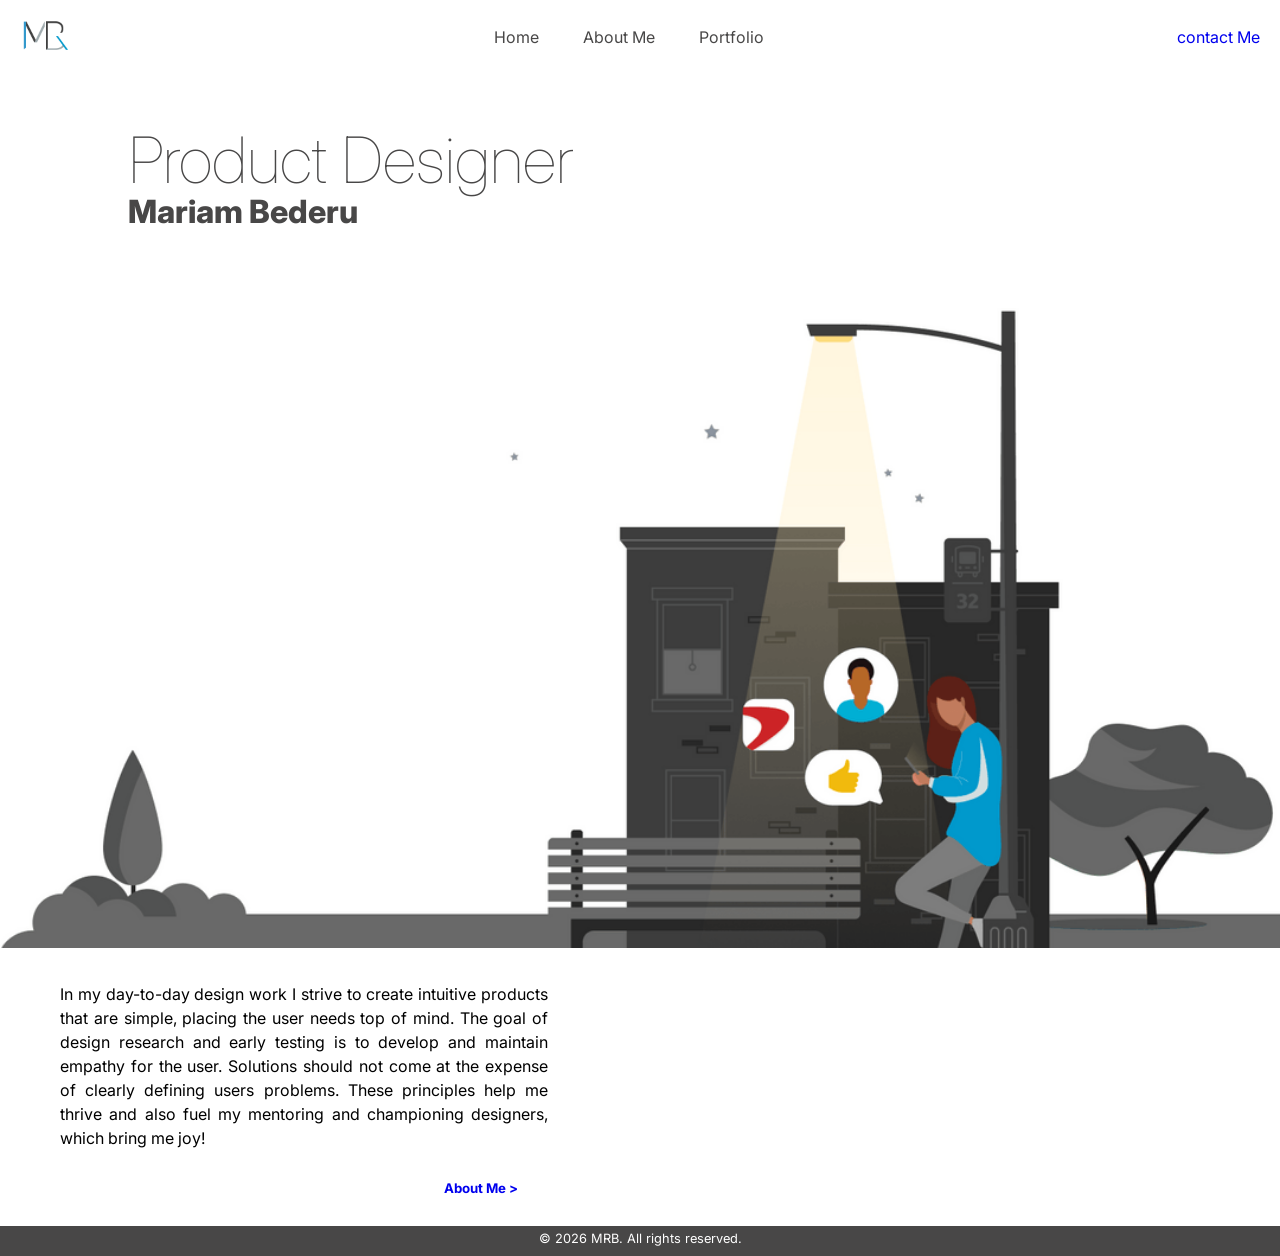
<file: index.html>
<!doctype html>
<html lang="en">
  <head>
    <meta charset="UTF-8" />
    <meta name="viewport" content="width=device-width, initial-scale=1.0" />
  <meta name="viewport" content="width=device-width, initial-scale=1.0">
   
    <title>Mariam Bederu | Designer > Coder</title>
    <link rel="stylesheet" href="style.css" />
    <link href="https://fonts.googleapis.com/css2?family=Inter:ital,opsz,wght@0,14..32,100..900;1,14..32,100..900&display=swap" rel="stylesheet">
  </head>

  <body>
       <header class="header">
      <a href="../2610-PersonalWebsite/index.html">
        <img src="images/MRB-2-logo-512.png" alt="Mariam Logo" class="logo"/>
      </a>

      <nav class="navbar">

        <div>
        <a href="../2610-PersonalWebsite/index.html" class="active"> Home </a>
        <a href="../2610-PersonalWebsite/about.html"> About Me </a>
        <a href="../2610-PersonalWebsite/portfolio.html"> Portfolio </a>
      </div> 
      </nav>

      <a href="../2610-PersonalWebsite/contact.html" class="contact"> contact Me</a>
    </header>
    
    <Section class="home">
     <section class="home-content">
      <div>
       <h1>Product Designer</h1>
       <h3 >Mariam Bederu </h3>
      
      </div>
       </section>
      <Section class="home-image"><img src="images/Hero-Frame.png" alt="Logo"/>
     </section>
<div class="home-bio"> 
     <p >
      In my day-to-day design work I strive to create intuitive products that are simple, placing the user needs top of mind. The goal of design research and early testing is to develop and maintain empathy for the user. Solutions should not come at the expense of clearly defining users problems. These principles help me thrive and also fuel my mentoring and championing designers, which bring me joy!
     </p>
      <h5 class="link-button"> 
        <a href="../2610-PersonalWebsite/about.html"> About Me ></a>
      </h5>
      </div>
    </Section>

   
    </section>    

  <footer>
      <p class="footer">© 2026 MRB. All rights reserved.</p>
  </footer>
 </body>

</html>
</file>
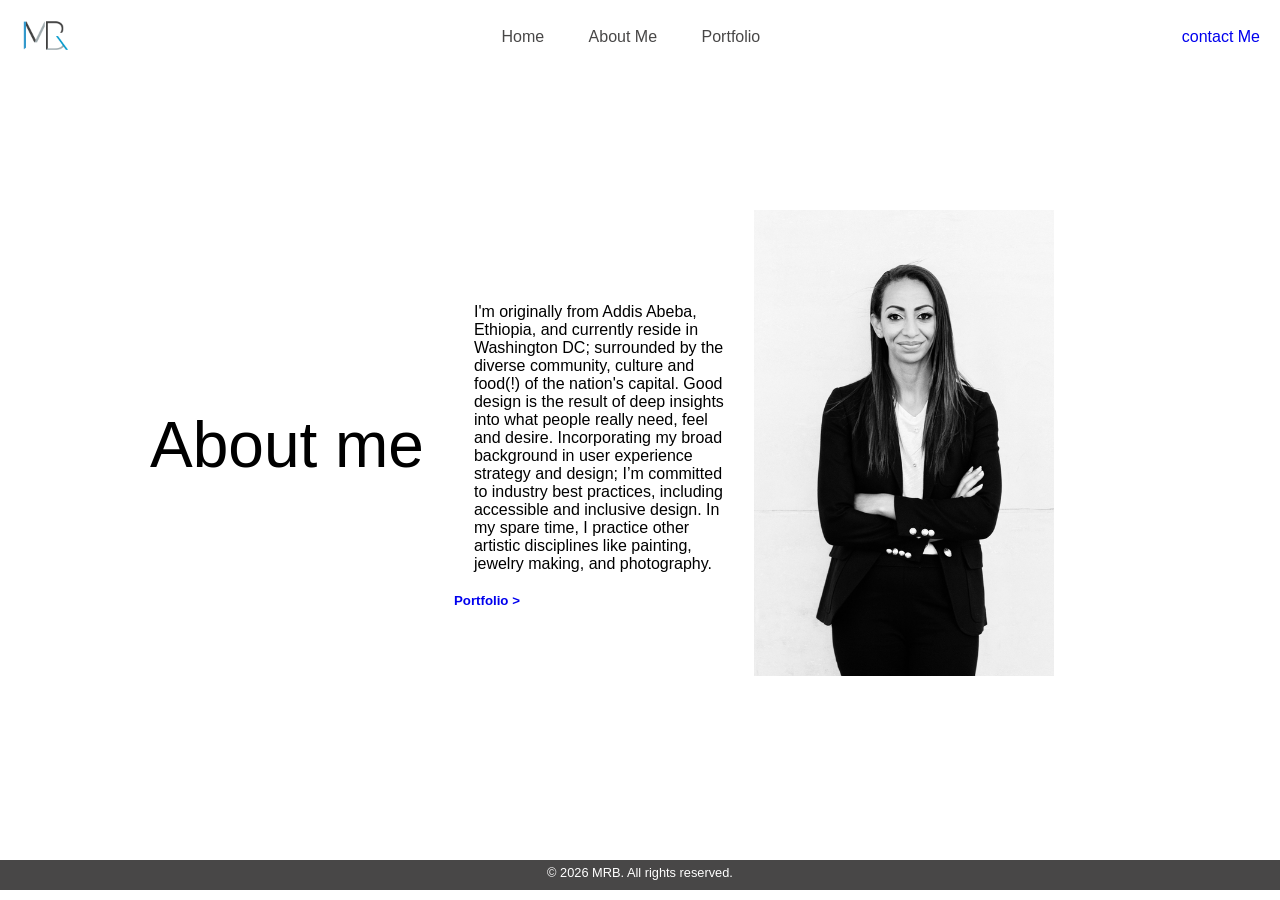
<file: about.html>
<!doctype html>
<html lang="en">
  <head>
    <meta charset="UTF-8" />
    <meta name="viewport" content="width=device-width, initial-scale=1.0" />
  <meta name="viewport" content="width=device-width, initial-scale=1.0">
   
    <title>Mariam Bederu | Designer > Coder</title>
    <link rel="stylesheet" href="style.css" />
 
  </head>

  <body>
      <header class="header">
      <a href="../2610-PersonalWebsite/index.html">
        <img src="images/MRB-2-logo-512.png" alt="Mariam Logo" class="logo"/>
      </a>

      <nav class="navbar">

        <div>
        <a href="../2610-PersonalWebsite/index.html" class="active"> Home </a>
        <a href="../2610-PersonalWebsite/about.html"> About Me </a>
        <a href="../2610-PersonalWebsite/portfolio.html"> Portfolio </a>
      </div> 
      </nav>

      <a href="../2610-PersonalWebsite/contact.html" class="contact"> contact Me</a>
    </header>

    
<section class="about">
<div class="about-content">
    
         <h1>About me</h1>
        <div >
         <p>I'm originally from Addis Abeba, Ethiopia, and currently reside in
Washington DC; surrounded by the diverse community,
culture and food(!) of the nation's capital.
Good design is the result of deep insights into what people really need, feel and desire. Incorporating my broad background in user experience strategy and design; I’m committed to industry best practices, including accessible and inclusive design.
In my spare time, I practice other artistic disciplines like painting, jewelry making, and photography.
 </p>
<h5 class="link-button"> 
        <a href="../2610-PersonalWebsite/portfolio.html"> Portfolio ></a>
      </h5>
</div>
    <div class="about-img"><img src="images/MRB-Pic.jpeg" alt="Logo"/></div>
</div>
</section>
    

  <footer>
      <p class="footer">© 2026 MRB. All rights reserved.</p>
  </footer>
 </body>

</html>
</file>
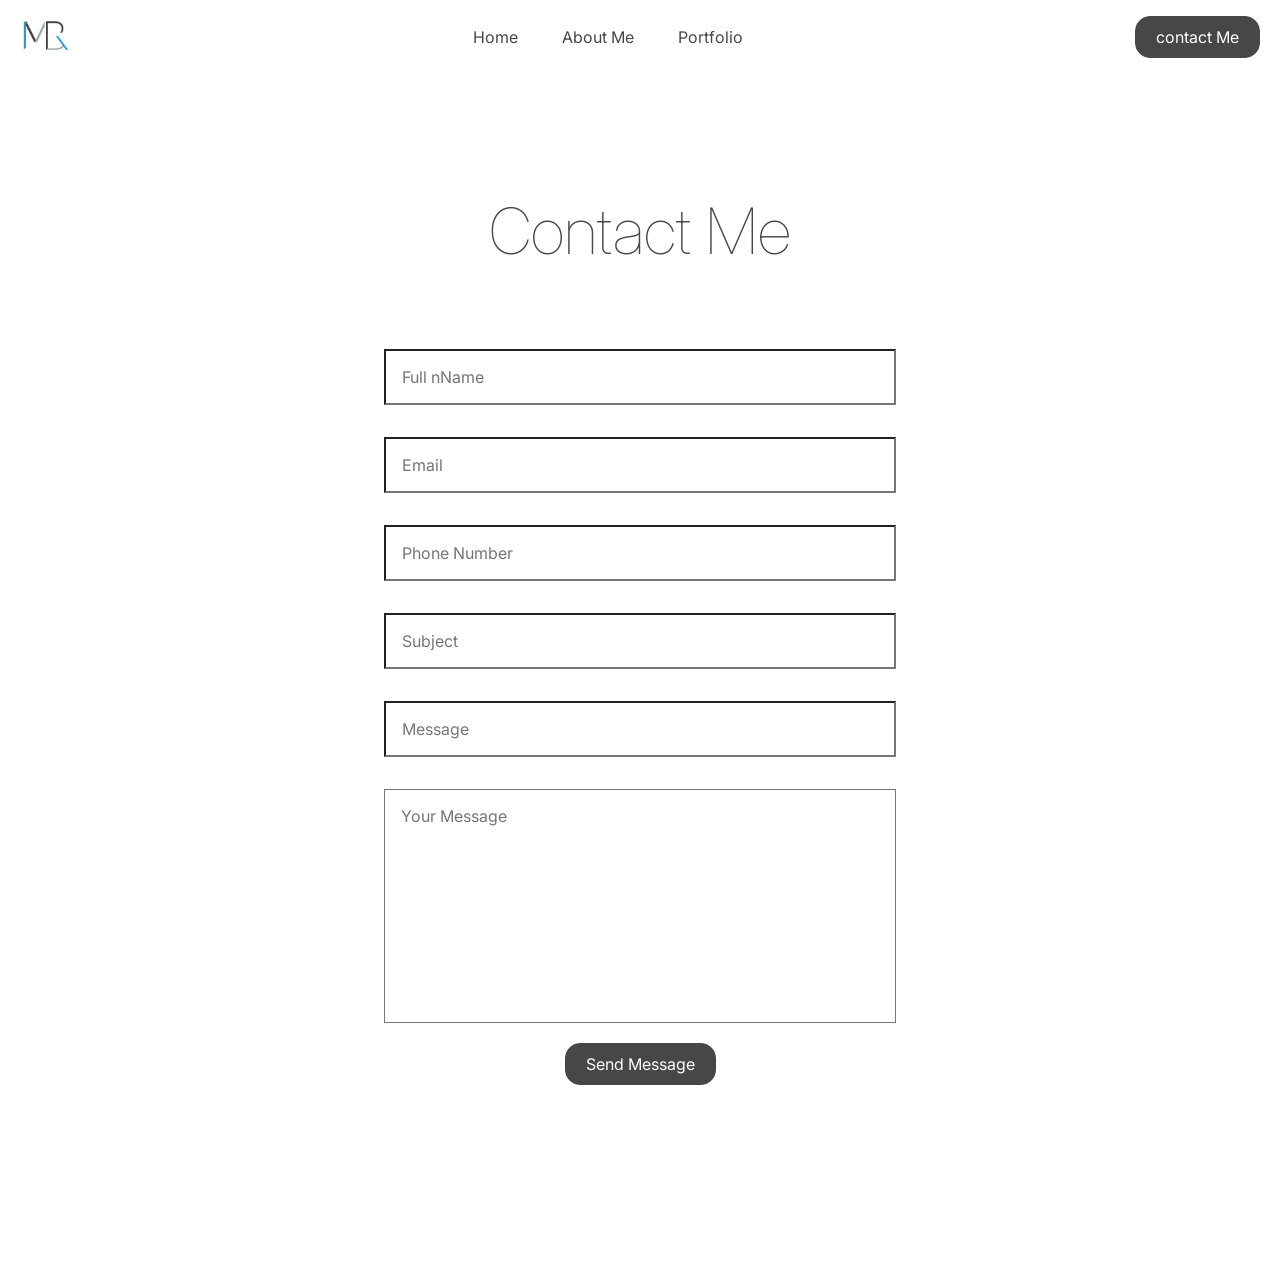
<file: contact.html>
<!doctype html>
<html lang="en">
  <head>
    <meta charset="UTF-8" />
    <meta name="viewport" content="width=device-width, initial-scale=1.0" />
  <meta name="viewport" content="width=device-width, initial-scale=1.0">
   
    <title>Mariam Bederu | Designer > Coder</title>
    <link rel="stylesheet" href="style.css" />
    <link href="https://fonts.googleapis.com/css2?family=Inter:ital,opsz,wght@0,14..32,100..900;1,14..32,100..900&display=swap" rel="stylesheet">
  </head>

  <body>
      <header class="header">
      <a href="../2610-PersonalWebsite/index.html">
        <img src="images/MRB-2-logo-512.png" alt="Mariam Logo" class="logo"/>
      </a>

      <nav class="navbar">

        <div>
        <a href="../2610-PersonalWebsite/index.html" class="active"> Home </a>
        <a href="../2610-PersonalWebsite/about.html"> About Me </a>
        <a href="../2610-PersonalWebsite/portfolio.html"> Portfolio </a>
      </div> 
      </nav>

      <a href="../2610-PersonalWebsite/contact.html" class="contact-btn"> contact Me</a>
    </header>

<section class="contact-form">
      <h2 class="contact-me">Contact Me</h1>

        <form action="#">

            <div class="input-box">
                <input type="text" placeholder="Full nName">
                <input type="emial" placeholder="Email">
                <input type="number" placeholder="Phone Number">
                <input type="subject" placeholder="Subject">
                <input type="text" placeholder="Message">
            </div>

         <textarea name="" id="" cols="30" rows="10" placeholder="Your Message"></textarea>
            <input type="submit" value="Send Message" class="send-btn">

        </form>
<section class="home-content">
      <div>
</file>
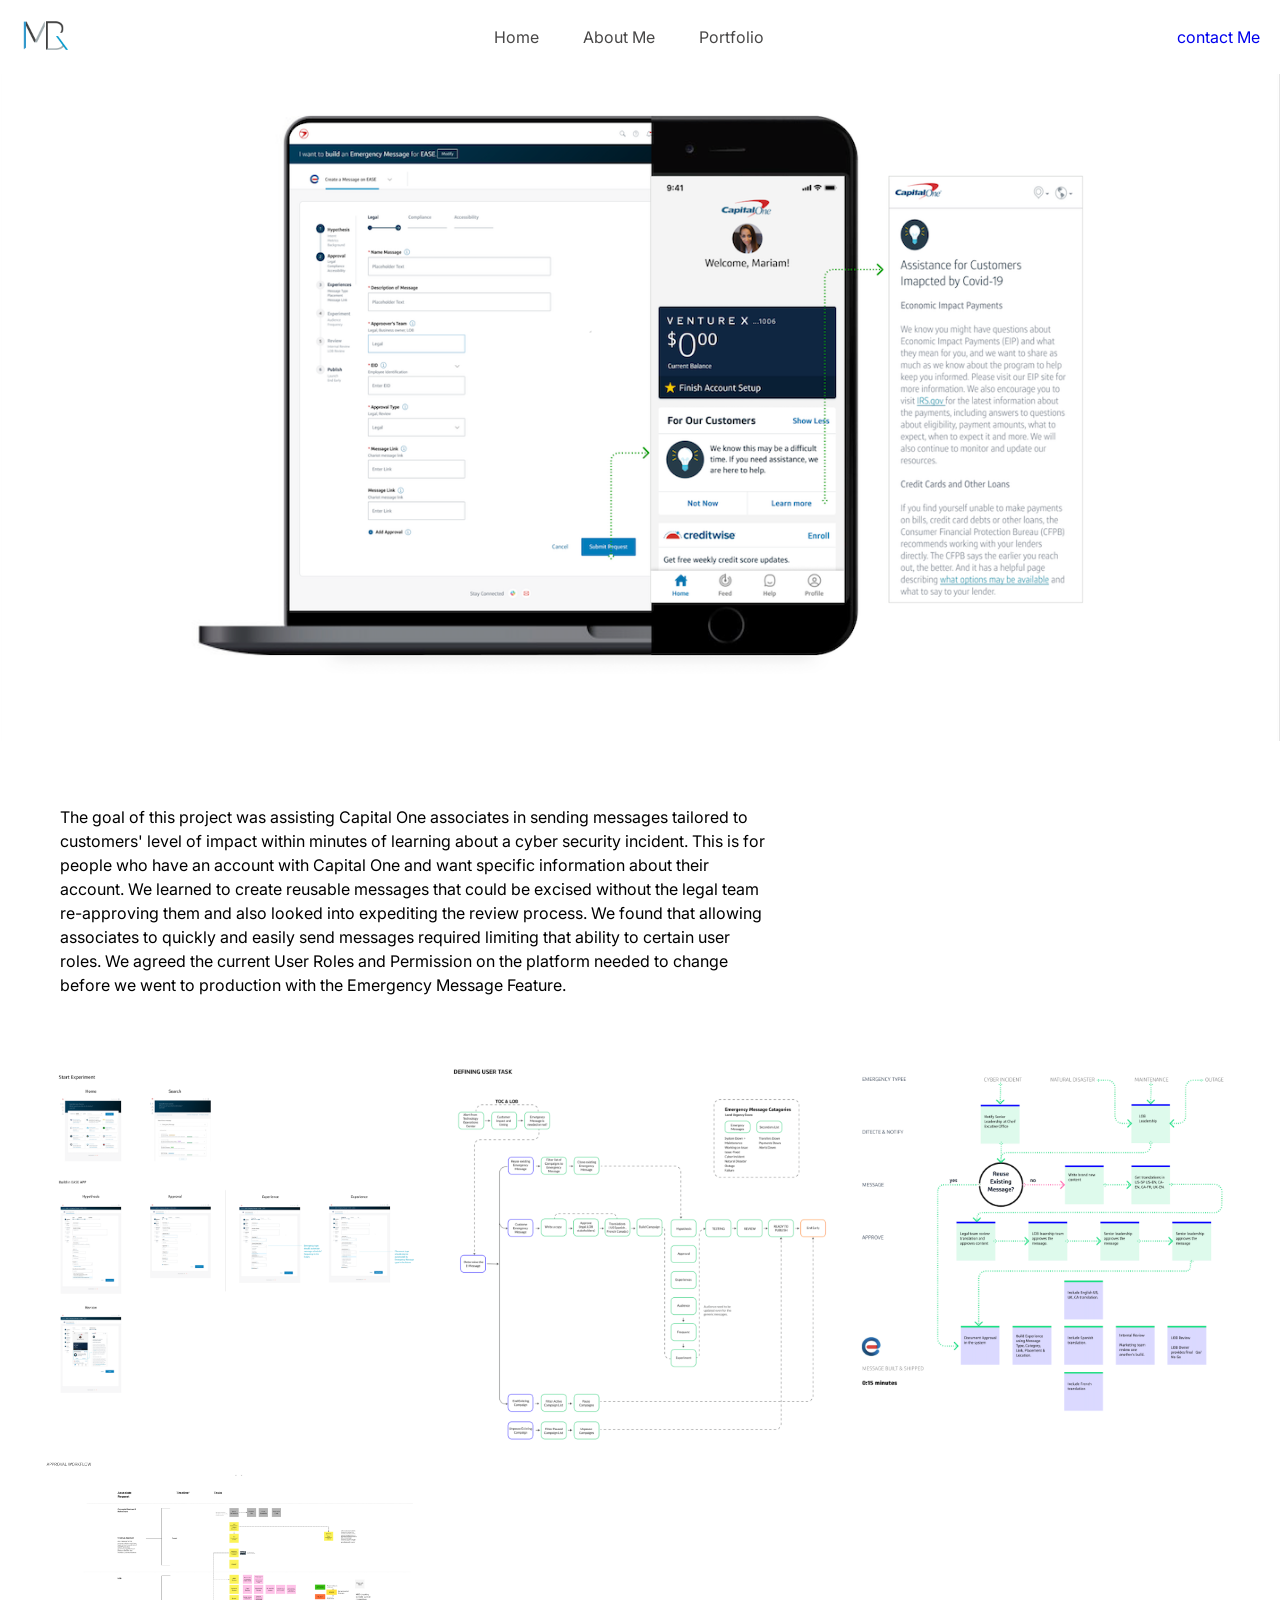
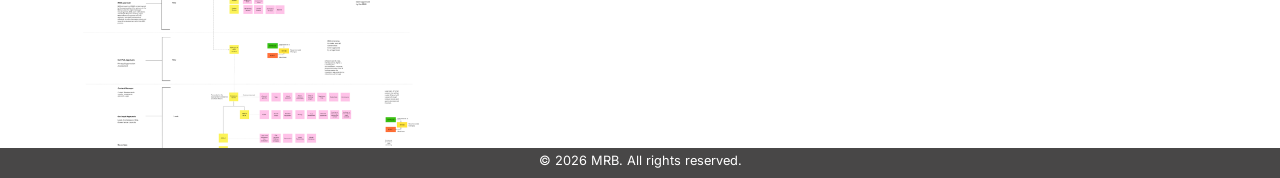
<file: portfolio.html>
<!doctype html>
<html lang="en">
  <head>
    <meta charset="UTF-8" />
    <meta name="viewport" content="width=device-width, initial-scale=1.0" />
    <title>Mariam Bederu | Designer > Coder</title>
    <link rel="stylesheet" href="style.css" />
    <link href="https://fonts.googleapis.com/css2?family=Inter:ital,opsz,wght@0,14..32,100..900;1,14..32,100..900&display=swap"
      rel="stylesheet"
    />
  </head>

  <body>
    <header class="header">
      <a href="../2610-PersonalWebsite/index.html">
        <img src="images/MRB-2-logo-512.png" alt="Mariam Logo" class="logo"/>
      </a>

      <nav class="navbar">

        <div>
        <a href="../2610-PersonalWebsite/index.html" class="active"> Home </a>
        <a href="../2610-PersonalWebsite/about.html"> About Me </a>
        <a href="../2610-PersonalWebsite/portfolio.html"> Portfolio </a>
      </div> 
      </nav>

      <a href="../2610-PersonalWebsite/contact.html" class="contact"> contact Me</a>
    </header>    

      <div class="hero-section">
        <h1>Portfolio</h1>
      </div>
      <div>
        <div class="home-image">
          <img
            src="images/Capital One/Emergency Journey App (R1).png"
            alt="Logo"
          />
        </div>
      </div>

      <div>
        <p class="Portfolio-description">
         The goal of this project was assisting Capital One associates in sending messages tailored to customers' level of impact within minutes of learning about a cyber security incident. This is for people who have an account with Capital One and want specific information about their account.

We learned to create reusable messages that could be excised without the legal team re-approving them and also looked into expediting the review process.

We found that allowing associates to quickly and easily send messages required limiting that ability to certain user roles. We agreed the current User Roles and Permission on the platform needed to change before we went to production with the Emergency Message Feature.
        </p>
      </div>

      <div class="grid-container">
         <div class="grid-item">
          <img src="images/Capital One/Screenshot 1.png" />
        </div>
        <div class="grid-item">
          <img src="images/Capital One/Screenshot 2.png" />
        </div>
        <div class="grid-item">
          <img src="images/Capital One/Screenshot 3.png" />
        </div>
           <div class="grid-item">
          <img src="images/Capital One/Screenshot 4.png" />
        </div>
       
      </div>

    <footer>
      <p class="footer">© 2026 MRB. All rights reserved.</p>
    </footer>
  </body>
</html>
</file>
<file: style.css>
* {
  margin: 0;
  padding: 0;
  box-sizing: border-box; /*shrinks the inner content area*/
  font-family: "Inter", sans-serif;
  text-decoration: none;
  list-style: none;
}

.header {
  position: fixed;
  top: 0;
  left: 0;
  width: 100%;
  padding: 10px 20px 10px 20px;
  color: #484747;
  background-color: #fff;
  display: flex;
  justify-content: space-between;
  align-items: center;
  z-index: 100%; /* Elements with a higher z-index value appear in front of a lower value*/
}

.logo {
  height: 50px;
  width: auto;
  margin-right: 10px;
}

.navbar a {
  font-size: 1rem;
  font-weight: 400;
  color: #484747;
  align-items: center;
  margin: 0 20px;
  justify-content: space-between;
}


.contact-btn {
  padding: 10px 20px;
  color: #ffff;
  background-color: #484747;
  border: 1px solid #484747;
  border-radius: 15px;
  font-size: 1rem;
  font-weight: 400;
  text-align: center;
}

.send-btn {
  padding: 10px 20px;
  color: #ffff;
  background-color: #484747;
  border: 1px solid #484747;
  border-radius: 15px;
  font-size: 1rem;
  font-weight: 400;
  text-align: center;
}

.textarea .send-btn {
  padding: 10px 20px;
  color: #ffff;
  background-color: #484747;
  border: 1px solid #484747;
  border-radius: 15px;
  font-size: 1rem;
  font-weight: 400;
  text-align: center;
}

.home {
  align-items: center;
  width: 100%;
  min-height: 100vh;
  background: #fff;
}

.home-image img {
  width: 100%;
  height: 100%;
  margin: 0;
  padding: 0%;
}

.home-content {
  max-width: 100%;
  padding: 10% 0% 0% 10%;
  color: #484747;
}

.home-content h1 {
  font-weight: 100;
  font-size: 4rem;
  line-height: 1;
}

.home-content h3 {
  font-size: 2rem;
  font-weight: 800;
}

.home-content p {
  font-size: 1rem;
  margin: 30px;
}

.home-bio {
  margin: 30px;
}

.home-bio p {
  font-size: 1rem;
  margin: 30px;
  width: 40%;
  text-align: justify;
  line-height: 1.5;
}

.home-bio h5 {
  text-align: right;
  width: 40%;
}

.about {
  display: flex;
  width: 100%;
  min-height: 800px;
  background-color: #fff;
  align-items: center;
  gap: 7em;
  padding: 30px 30px 0;
  margin: 30px;
}

.about-content {
  max-width: 100%;
  display: flex;
  padding: 30px 30px 30px 30px;
  margin: 30px;
  align-items: center;
}

.about-content h1 {
  font-weight: 100;
  font-size: 4rem;
  line-height: 1;
  margin: 30px;
}

.about-content p {
  font-size: 1rem;
  width: 300px;
  padding: 20px;
}
.about-img img {
  width: 300px;
}

.Portfolio-description {
  width: 60%;
  padding: 30px 30px 30px 30px;
  margin: 30px;
  line-height: 1.5;
}

.grid-container {
  width: 100%;
  display: grid;
  grid-template-columns: repeat(auto-fit, 400px);
  justify-content: center;
  padding: 0%;
  margin: 0%;
}
.grid-item {
  display: flex;
  flex-direction: column;
}

.grid-item img {
  height: auto;
}

.link-button .home-content h5 {
  font-weight: 600;
  font-size: 0.8rem;
  color: #484747;
}

.contact-form h2 {
  text-align: center;
  margin-top: 3em;
  margin-bottom: 1em;
  font-size: 4rem;
  color: #484747;
  font-weight: 100;
}

.contact-form form {
  text-align: center;
  max-width: 40%;
  margin: 1em auto;
  text-align: center;
  margin-bottom: 3em;
}

.contact-form form .input-box {
  display: flex;
  justify-content: center;
  flex-wrap: wrap;
}

.contact-form form .input-box input,
.contact-form form textarea {
  width: 100%;
  padding: 1em;
  font-size: 1rem;
  color: #484747;
  background-color: white;
  box-shadow: none !important;
  margin: 1rem 0;
  resize: none;
}

.footer {
  font-size: 0.8rem;
  align-items: center;
  width: 100%;
  height: 30px;
  margin: 0;
  text-align: center;
  padding: 5px;
  bottom: 0;
  color: #fff;
  background-color: #484747;
}

@media (width < 768px) {
  .header {
    background-color: #484747;
    max-height: 100%;
    color: white;
  }
  .navbar {
    display: flex;
    color: #fff;
  }

  .navbar a {
    font-size: 1rem;
    font-weight: 400;
    color: white;
    align-items: center;
    margin: 0 20px;
    justify-content: space-between;
  }

  a {
    width: 100%;
    color: #fff;
  }

  .contact-btn {
    display: block;
    text-align: center;
  }

  .send-btn {
    display: block;
    max-width: 100%;
    text-align: center;
  }

  .contact-form form {
    max-width: 80%;
  }
  .contact-form h2 {
    font-size: 2rem;
  }
  .home-content {
    max-width: 100vh;
    margin-top: 50px;
    color: #484747;
  }

  .home-content h1 {
    font-weight: 100;
    font-size: 2rem;
    line-height: 1;
  }

  .home-bio p {
    font-size: 1rem;
    margin: 30px;
    width: 80%;
    text-align: justify;
    line-height: 1.5;
  }
  .about {
    display: block;
    width: 100%;
    min-height: 100%;
    background-color: #fff;
    align-items: center;
    padding: 0;
    margin: 0;
  }

  .about-content {
    max-width: 100%;
    display: block;
    align-items: center;
  }

  .about-content h1 {
    font-weight: 100;
    font-size: 2rem;
    line-height: 1;
    margin: 30px;
  }

  .home-image img {
    width: 100%;
    height: 100%;
    margin-top: 40px;
    padding: 0%;
  }

  .Portfolio-description {
    width: 80%;
    padding: 10px;
    margin: 1px0;
    line-height: 1.5;
  }

  .grid-container {
    width: 100%;
    display: grid;
    grid-template-columns: repeat(auto-fit, 1fr);
    justify-content: center;
    padding: 10px;
    margin: 0px;
  }

  .grid-item img {
    height: auto;
    margin-left: 10px;
  }
}
</file>
